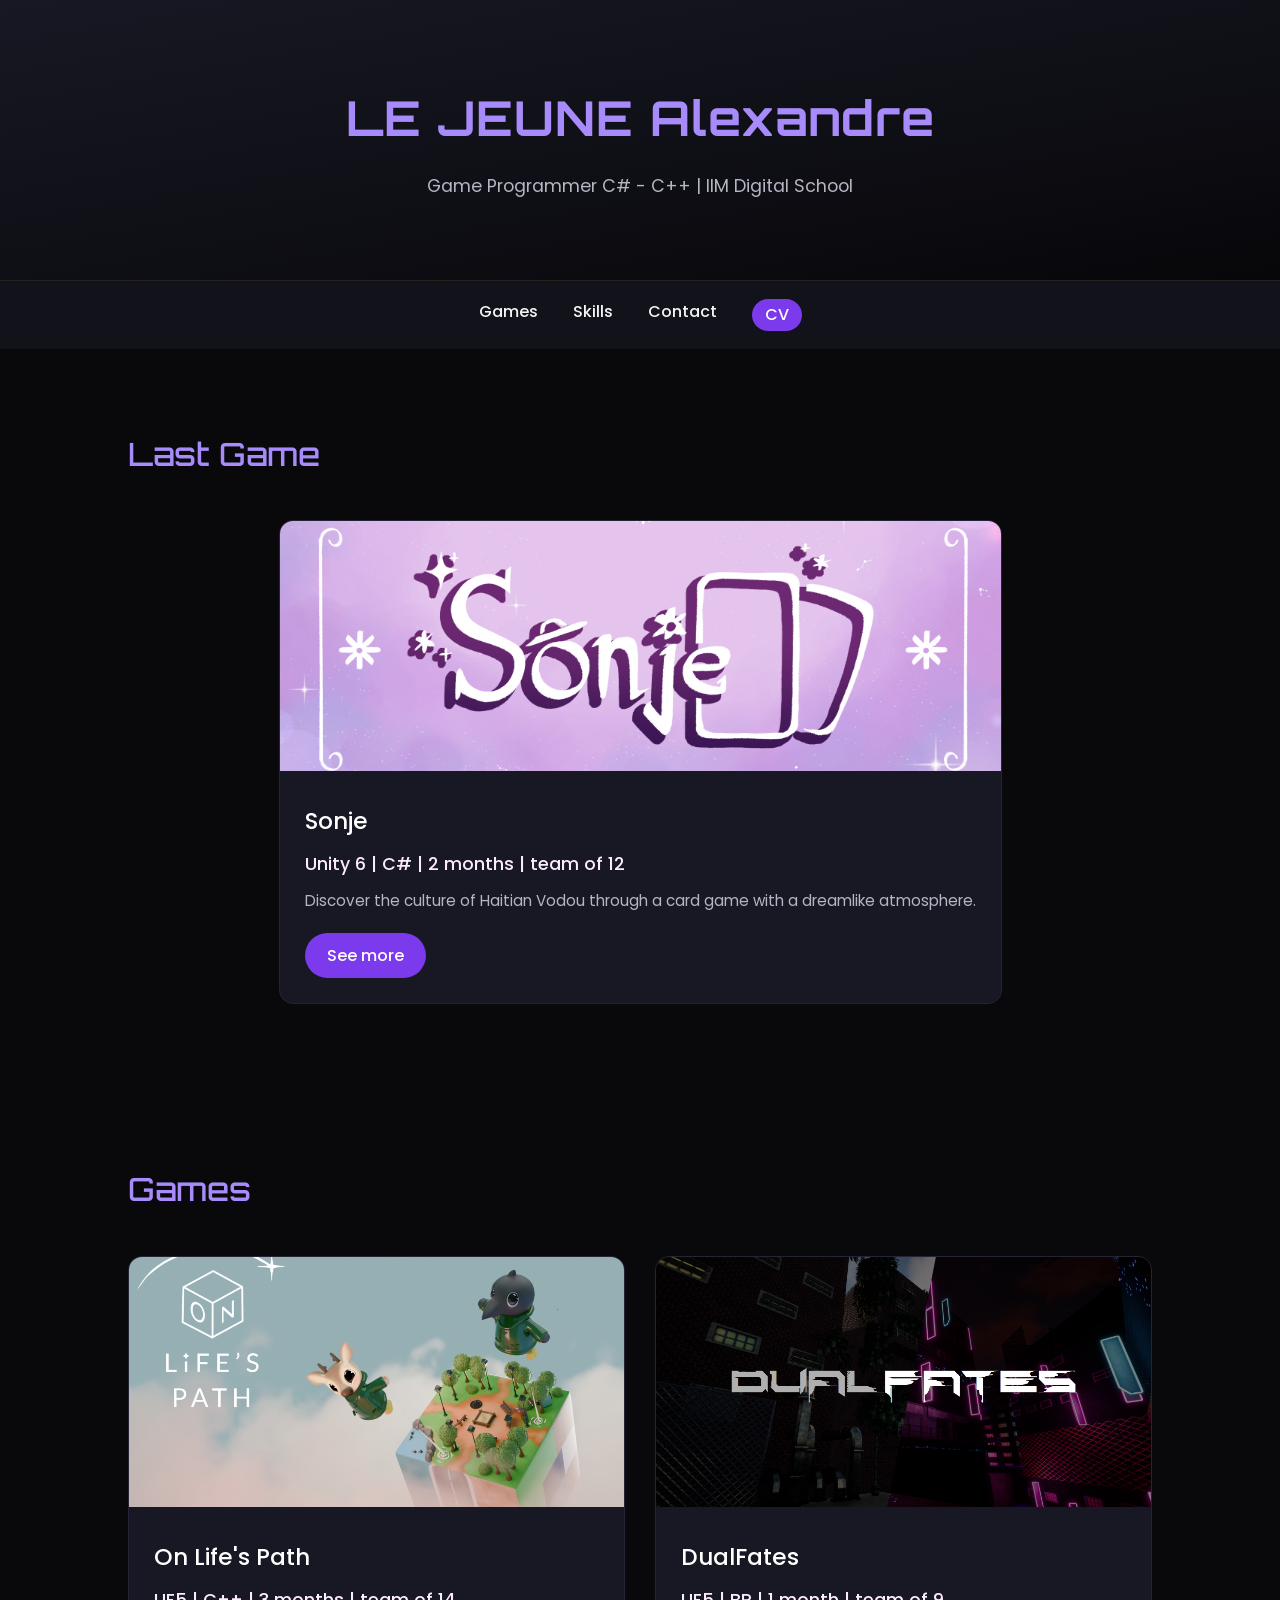
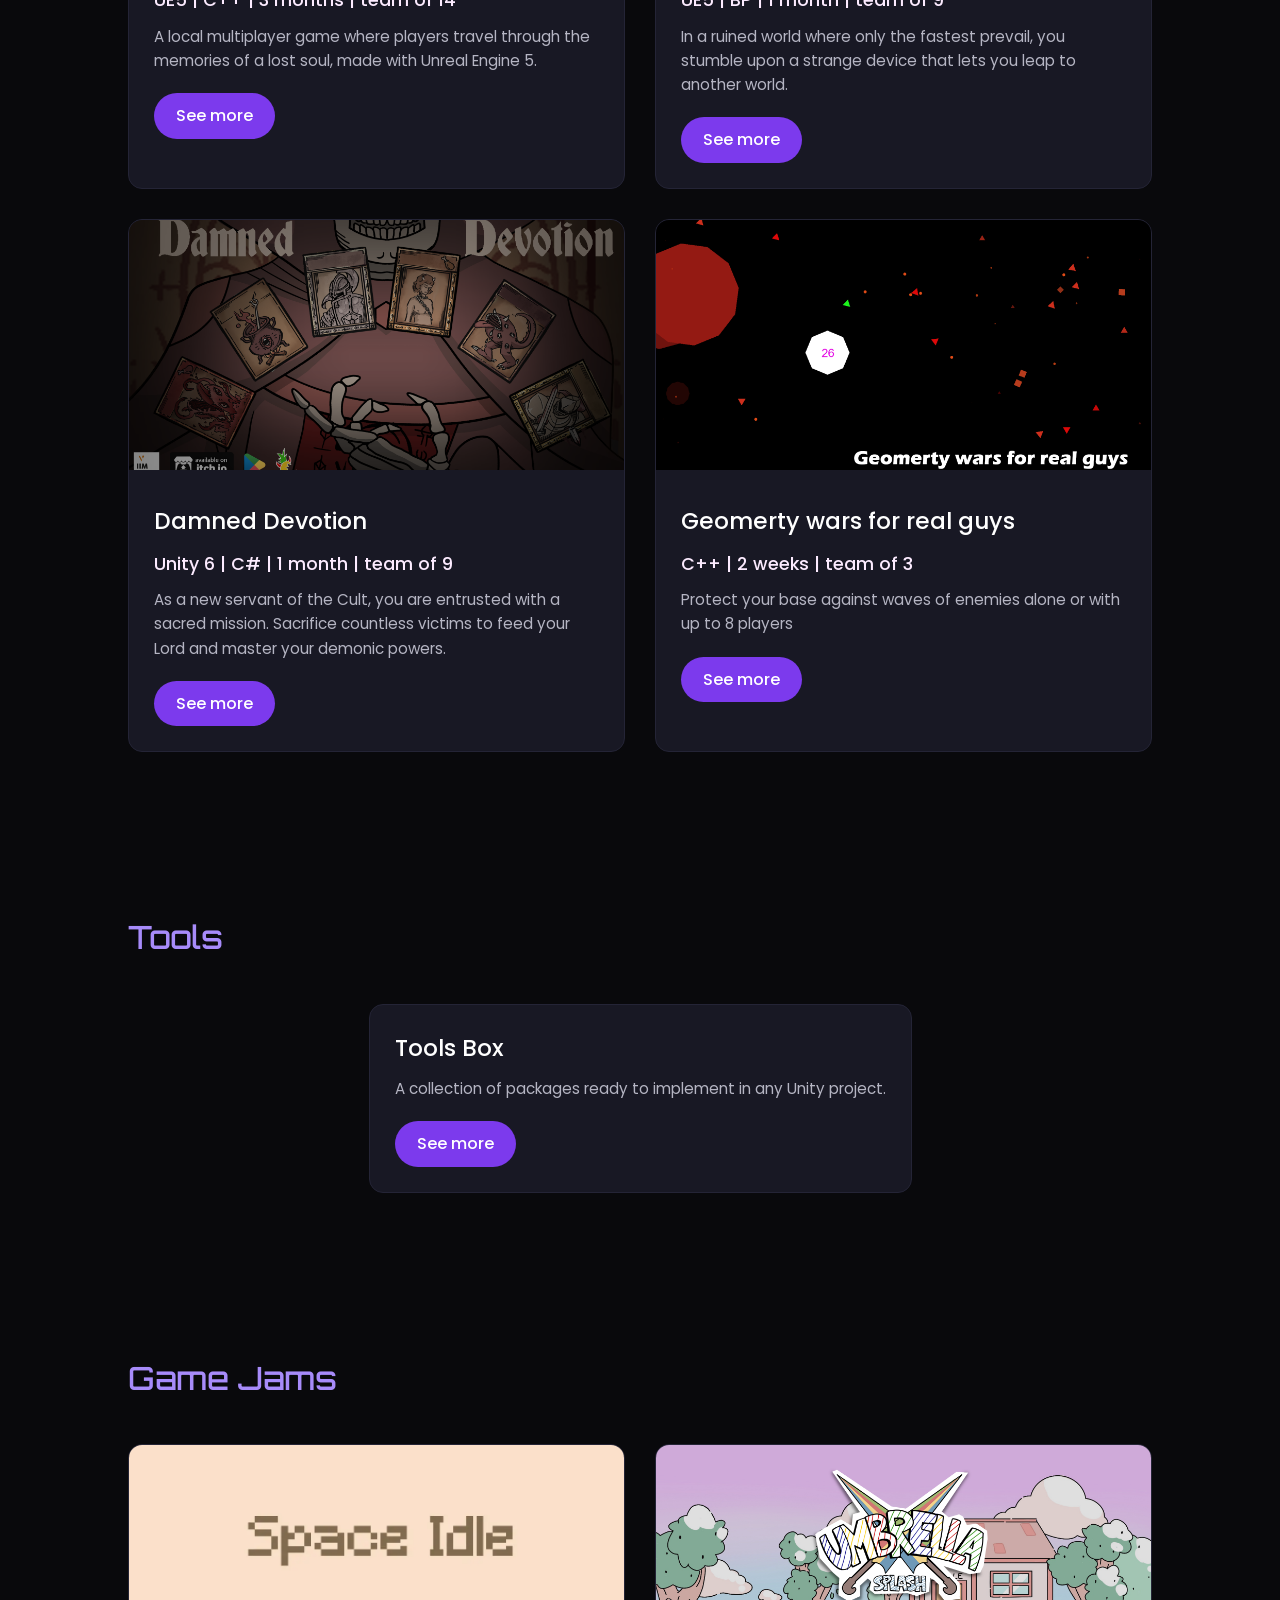
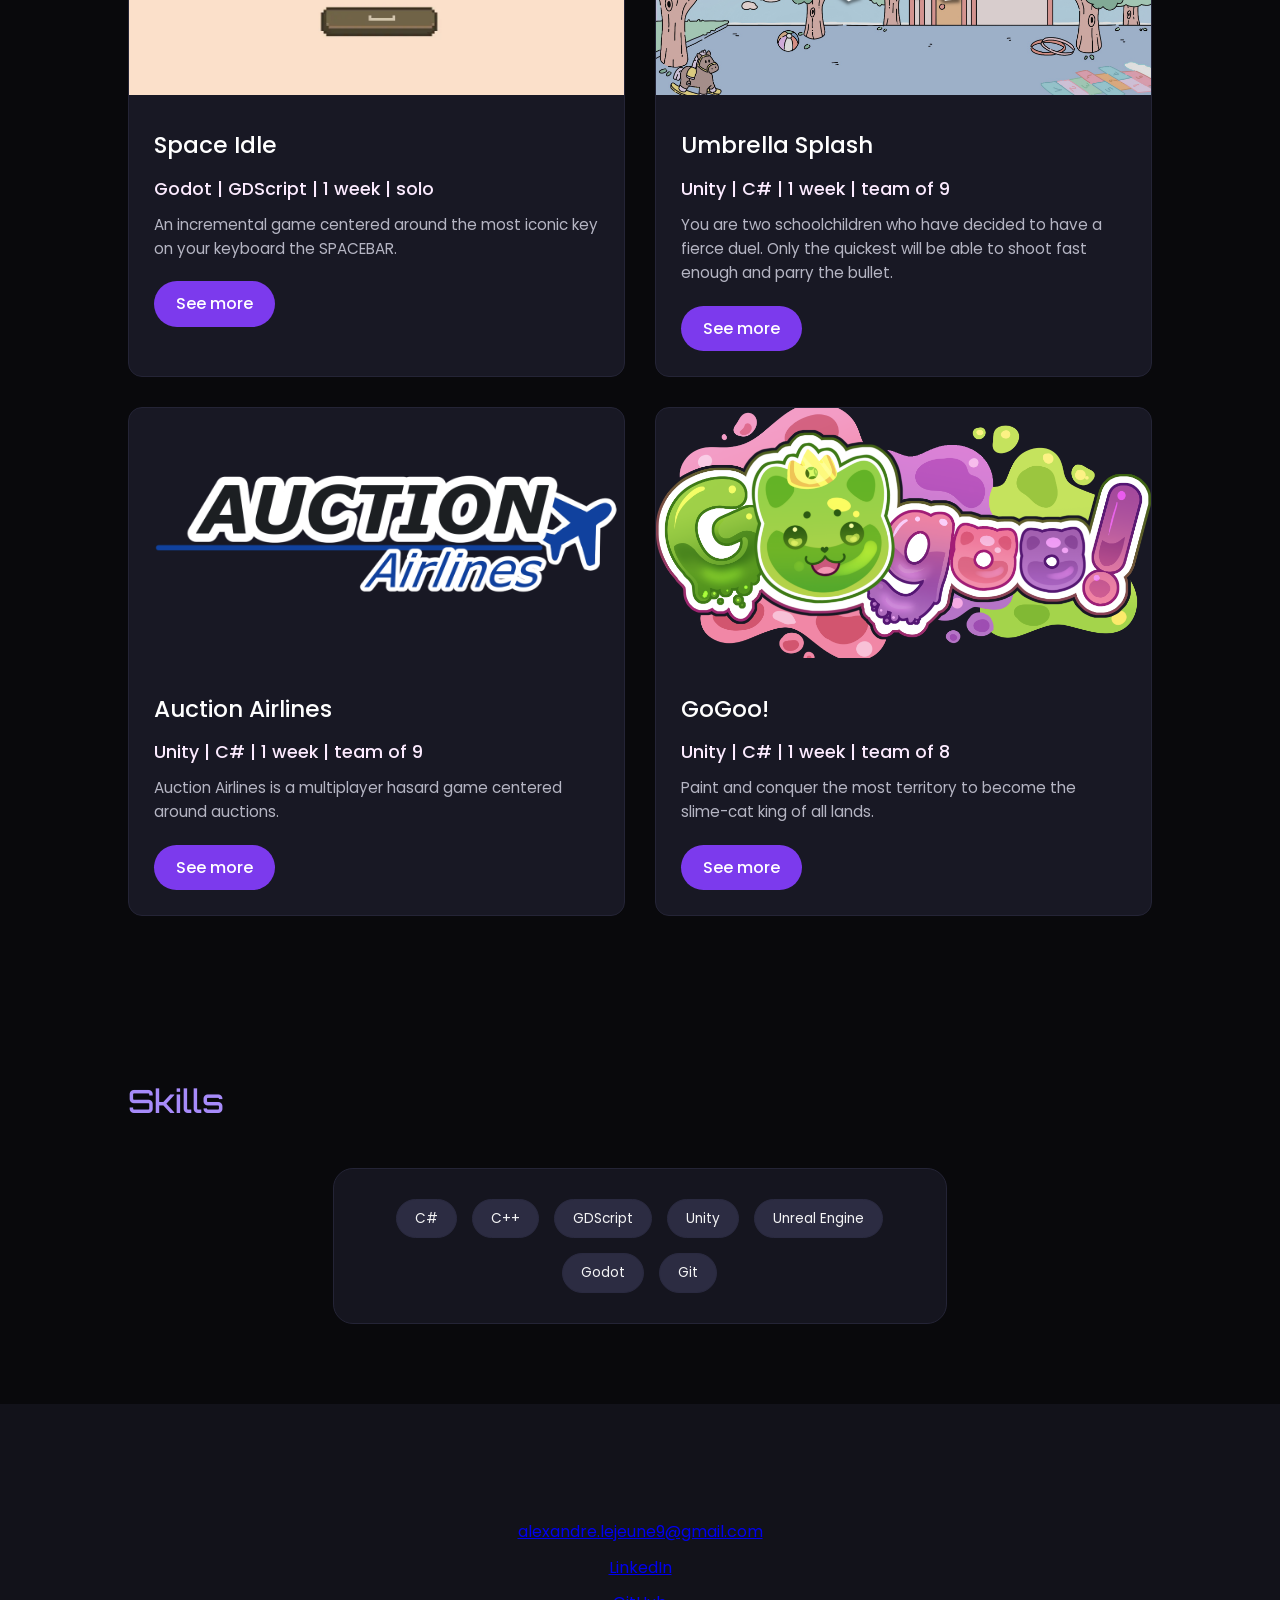
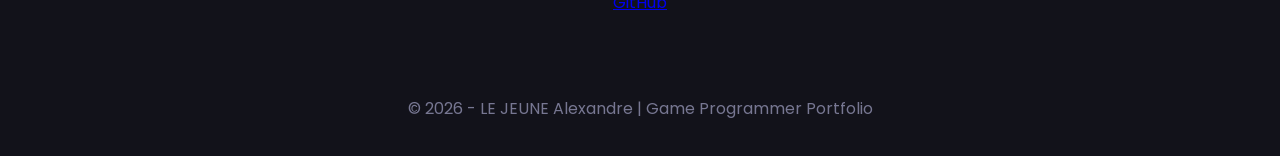
<file: index.html>
<!DOCTYPE html>
<html lang="fr">
<head>
    <meta charset="UTF-8">
    <meta name="viewport" content="width=device-width, initial-scale=1.0">
    <title>Portfolio - LE JEUNE Alexandre</title>
    <link rel="stylesheet" href="style.css">
    <link href="https://fonts.googleapis.com/css2?family=Orbitron:wght@400;700&family=Poppins:wght@300;400;600&display=swap" rel="stylesheet">
</head>
<body>

<header>
    <h1>LE JEUNE Alexandre</h1>
    <p>Game Programmer C# - C++ | IIM Digital School</p>
</header>

<nav>
    <a href="#projects">Games</a>
    <a href="#skills">Skills</a>
    <a href="#contact">Contact</a>
    <a href=".\src\img\CV\Base.pdf" class="cv" target="_blank">CV</a>
</nav>

<section id="last-projects">
    <h2>Last Game</h2>
    <div class="projects-grid">
    
        <div class="project-card">
            <img src=".\src\img\Sonje\banner.png" alt="Projet 1">
            <div class="project-content">
                <h3>Sonje</h3>
                <h4>Unity 6 | C# | 2 months | team of 12</h4>
                <p>Discover the culture of Haitian Vodou through a card game with a dreamlike atmosphere.</p>
                <a href=".\projects\Sonje\Sonje.html" class="btn">See more</a>
            </div>
        </div>
    </div>
</section>

<section id="projects">
    <h2>Games</h2>
    <div class="projects-grid">

        <div class="project-card">
            <img src=".\src\img\OnLifesPath\banner.png" alt="Projet 1">
            <div class="project-content">
                <h3>On Life's Path</h3>
                <h4>UE5 | C++ | 3 months | team of 14</h4>
                <p>A local multiplayer game where players travel through the memories of a lost soul, made with Unreal Engine 5.</p>
                <a href=".\projects\OnLifesPath\OnLifesPath.html" class="btn">See more</a>
            </div>
        </div>
        <div class="project-card">
            <img src=".\src\img\DualFates\banner.png" alt="Projet 2">
            <div class="project-content">
                <h3>DualFates</h3>
                <h4> UE5 | BP | 1 month | team of 9</h4>
                <p>In a ruined world where only the fastest prevail, you stumble upon a strange device that lets you leap to another world.</p>
                <a href="./projects/DualFates/DualFates.html" class="btn">See more</a>
            </div>
        </div>

        <div class="project-card">
            <img src=".\src\img\DamnedDevotion\banner.png" alt="Projet 2">
            <div class="project-content">
                <h3>Damned Devotion</h3>
                <h4>Unity 6 | C# | 1 month | team of 9</h4>
                <p>As a new servant of the Cult, you are entrusted with a sacred mission. Sacrifice countless victims to feed your Lord and master your demonic powers.</p>
                <a href="./projects/DamnedDevotion/DamnedDevotion.html" class="btn">See more</a>
            </div>
        </div>


        <div class="project-card">
            <img src=".\src\img\GWFRG\banner.png" alt="Projet 2">
            <div class="project-content">
                <h3>Geomerty wars for real guys</h3>
                <h4> C++ | 2 weeks | team of 3</h4>
                <p>Protect your base against waves of enemies alone or with up to 8 players</p>
                <a href="./projects/Geomerty/Geomerty.html" class="btn">See more</a>
            </div>
        </div>

    </div>
</section>

<section id="projects">
    <h2>Tools</h2>
    <div class="projects-grid">

        <div class="project-card">
            <div class="project-content">
                <h3>Tools Box</h3>
                <p>A collection of packages ready to implement in any Unity project.</p>
                <a href="./projects/ToolsBox/toolsbox.html" class="btn">See more</a>
            </div>
        </div>

    </div>
</section>

<section id="projects">
    <h2>Game Jams</h2>
    <div class="projects-grid">

        <div class="project-card">
            <img src=".\src\img\SpaceIdle\banner.webp" alt="Projet 2">
            <div class="project-content">
                <h3>Space Idle</h3>
                <h4>Godot | GDScript | 1 week | solo</h4>
                <p>An incremental game centered around the most iconic key on your keyboard the SPACEBAR.</p>
                <a href="https://ecsso.itch.io/spaceidle" class="btn" target="_blank">See more</a>
            </div>
        </div>

        <div class="project-card">
            <img src=".\src\img\UmbrellaSplash\banner.png" alt="Projet 2">
            <div class="project-content">
                <h3>Umbrella Splash</h3>
                <h4>Unity | C# | 1 week | team of 9</h4>
                <p>You are two schoolchildren who have decided to have a fierce duel. Only the quickest will be able to shoot fast enough and parry the bullet. </p>
                <a href="https://shadowsi1.itch.io/umbrella-splash" class="btn" target="_blank">See more</a>
            </div>
        </div>

         <div class="project-card">
            <img src=".\src\img\AuctionAirlines\banner.png" alt="Projet 2">
            <div class="project-content">
                <h3>Auction Airlines</h3>
                <h4>Unity | C# | 1 week | team of 9</h4>
                <p>Auction Airlines is a multiplayer hasard game centered around auctions.</p>
                <a href="https://amedemax.itch.io/team24-auction-airline" class="btn" target="_blank">See more</a>
            </div>
        </div>
        <div class="project-card">
            <img src=".\src\img\GoGoo\banner.png" alt="Projet 2" >
            <div class="project-content">
                <h3>GoGoo!</h3>
                <h4>Unity | C# | 1 week | team of 8</h4>
                <p>Paint and conquer the most territory to become the slime-cat king of all lands.</p>
                <a href="https://ferdibc.itch.io/gogoo" class="btn" target="_blank">See more</a>
            </div>
        </div>


    </div>
</section>



<section id="skills">
    <h2>Skills</h2>
    <div class="skills">
        <div class="skill">C#</div>
        <div class="skill">C++</div>
        <div class="skill">GDScript</div>
        <div class="skill">Unity</div>
        <div class="skill">Unreal Engine</div>
        <div class="skill">Godot</div>
        <div class="skill">Git</div>
    </div>
</section>

<footer>
    <section id="contact">
        <div class="contact">
            <p><a href="mailto:alexandre.lejeune9@gmail.com" target="_blank">alexandre.lejeune9@gmail.com</a></p>
            <p><a href="https://www.linkedin.com/in/alexandre-le-jeune-b14284290/" target="_blank">LinkedIn</a></p>
            <p><a href="https://github.com/Ecssooo" target="_blank">GitHub</a></p>
        </div>
    </section>
    © 2026 - LE JEUNE Alexandre | Game Programmer Portfolio
</footer>

</body>
</html>
</file>
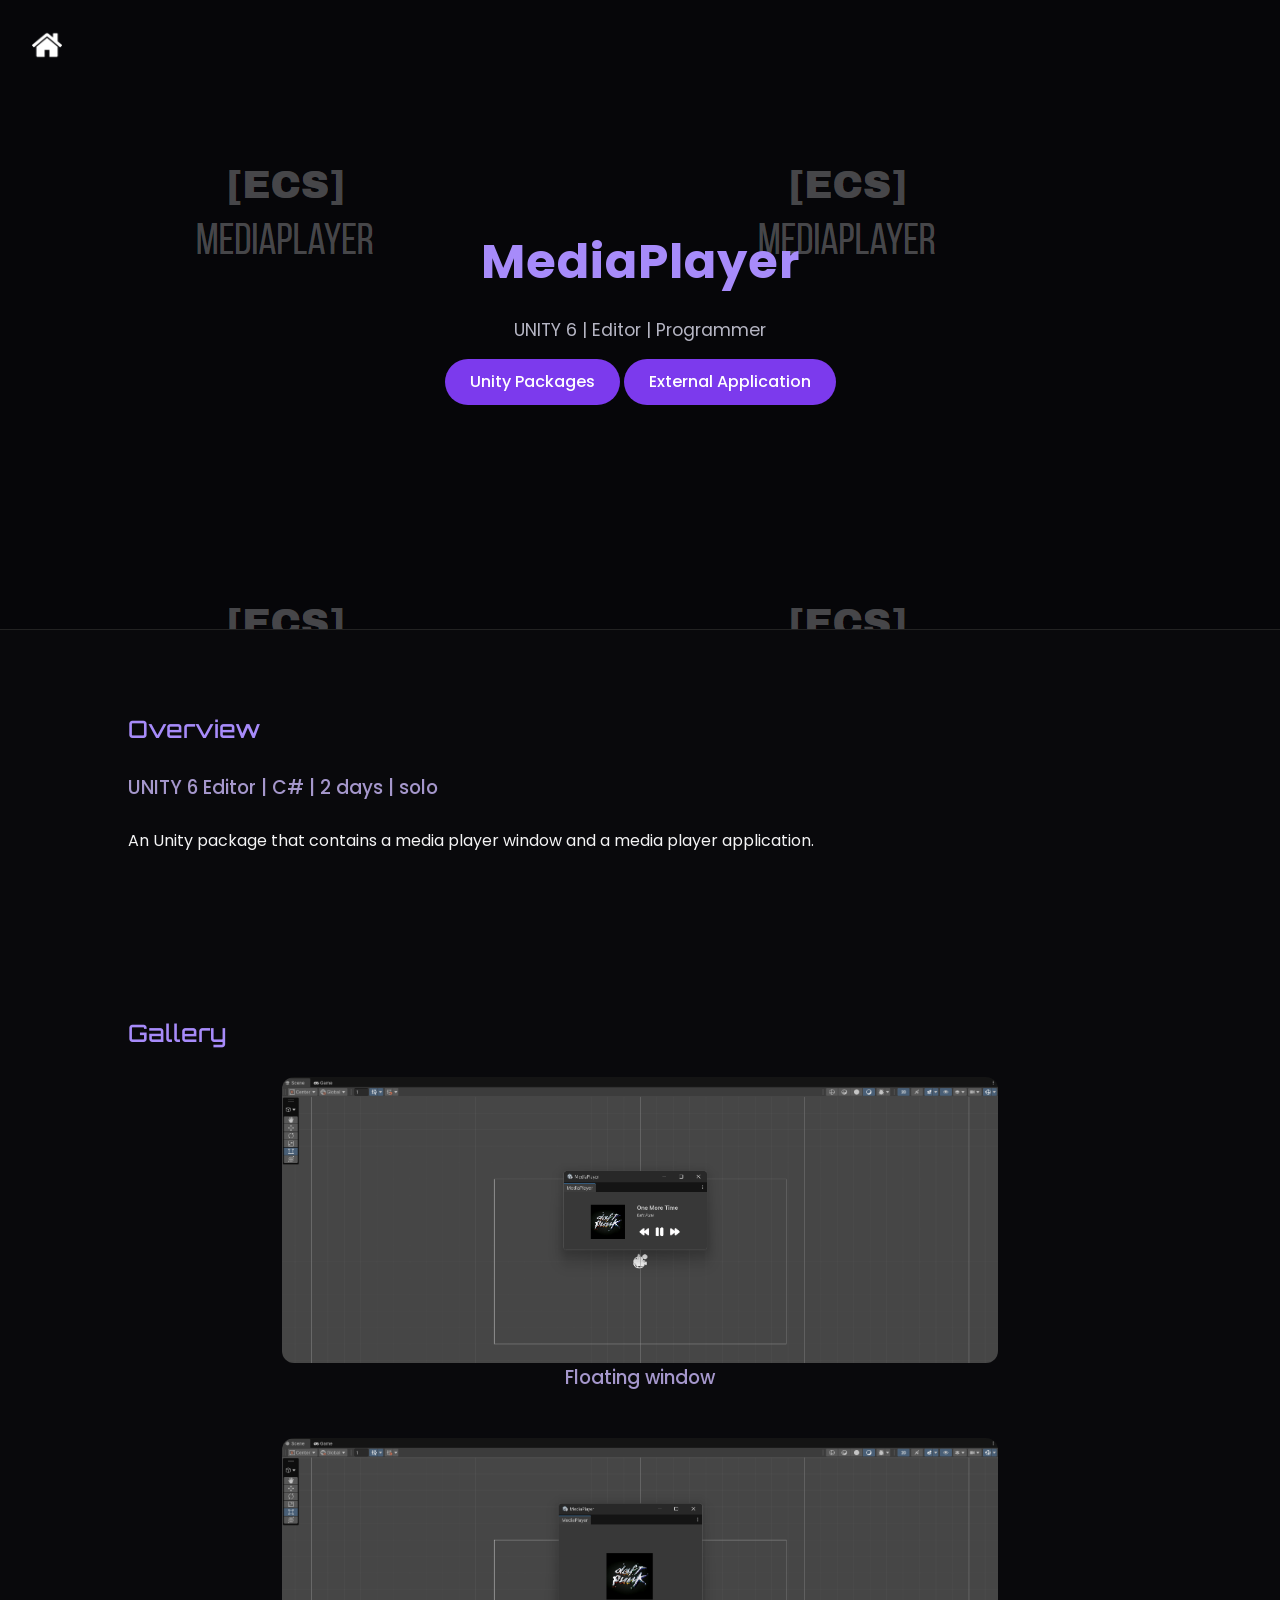
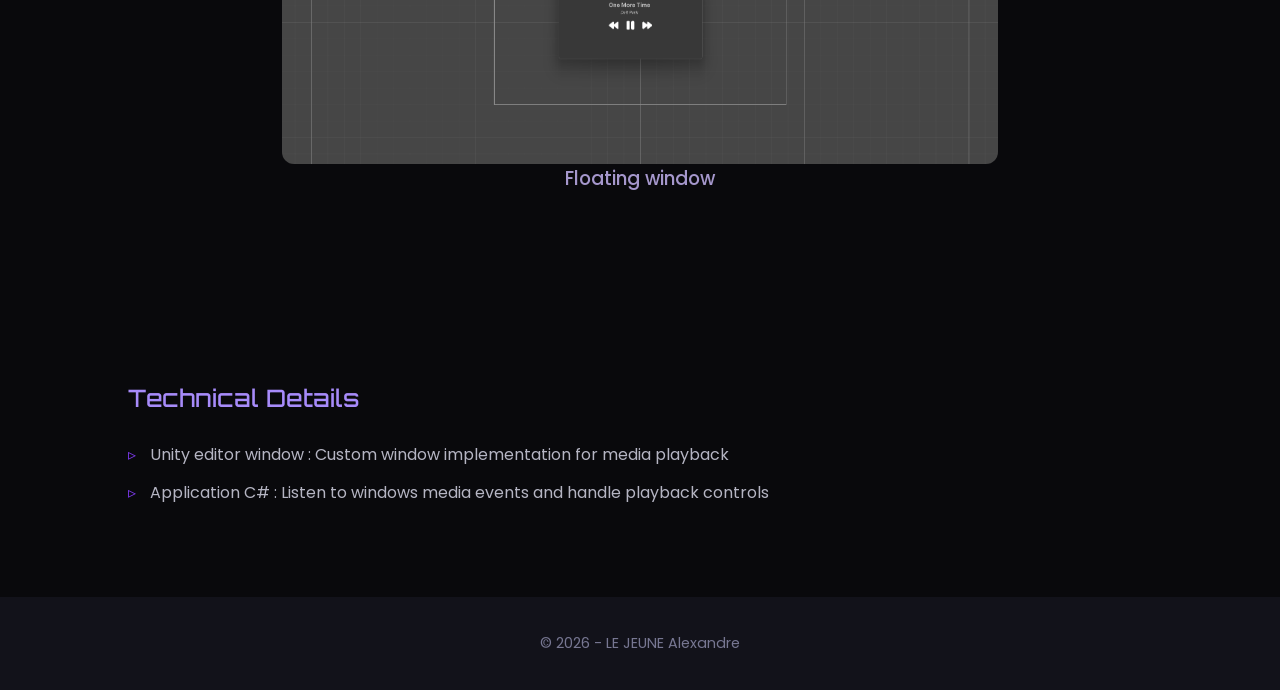
<file: projects/MediaPlayer/MediaPlayer.html>
<!DOCTYPE html>
<html lang="fr">
<head>
    <meta charset="UTF-8">
    <meta name="viewport" content="width=device-width, initial-scale=1.0">
    <title>MediaPlayer</title>
    <link rel="stylesheet" href="../../project.css">
    <link rel="stylesheet" href= "MediaPlayer.css">
    <link href="https://fonts.googleapis.com/css2?family=Orbitron:wght@400;700&family=Poppins:wght@300;400;600&display=swap" rel="stylesheet">
</head>
<body>

<header class="project-header">
    <div class="overlay"></div>
    <a href="../../index.html" class="home-btn"><img src="..\..\src\img\icons\home.png" alt="Home"></a>
    <div class="header-content">
        <h1>MediaPlayer</h1>
        <p>UNITY 6 | Editor | Programmer</p>
        <div class="project-header-links">
            <a href="https://github.com/Ecssooo/MediaPlayerUnityPackages/releases/tag/6.3_v1.0.0" class="btn">Unity Packages</a>
            <a href="https://github.com/Ecssooo/MediaPlayerApp/releases/tag/6.3_v1.1" class="btn">External Application</a>
        </div>
    </div>
</header>

<section class="project-overview">
    <h2>Overview</h2>
    <h3> UNITY 6 Editor | C# | 2 days | solo </h3>
    <p>
        An Unity package that contains a media player window and a media player application. 
    </p>
</section>

<section class="project-gallery">
    <h2>Gallery</h2>
    <div class="gallery-grid">
        <div class="gallery-item">
            <img src="..\..\src\img\MediaPlayer\WindowFloatingHorizontal.png" alt="Screenshot 1">
            <h3>Floating window</h3>
        </div>
        <div class="gallery-item">
            <img src="..\..\src\img\MediaPlayer\WindowFloatingVertical.png" alt="Screenshot 1">
            <h3>Floating window</h3>
        </div>
    </div>
</section>

<section class="project-details">
    <h2>Technical Details</h2>
    <ul>
        <li>Unity editor window : Custom window implementation for media playback</li>
        <li>Application C# : Listen to windows media events and handle playback controls</li>
    </ul>
</section>

<footer>
    <p>© 2026 - LE JEUNE Alexandre</p>
</footer>

</body>
</html>
</file>
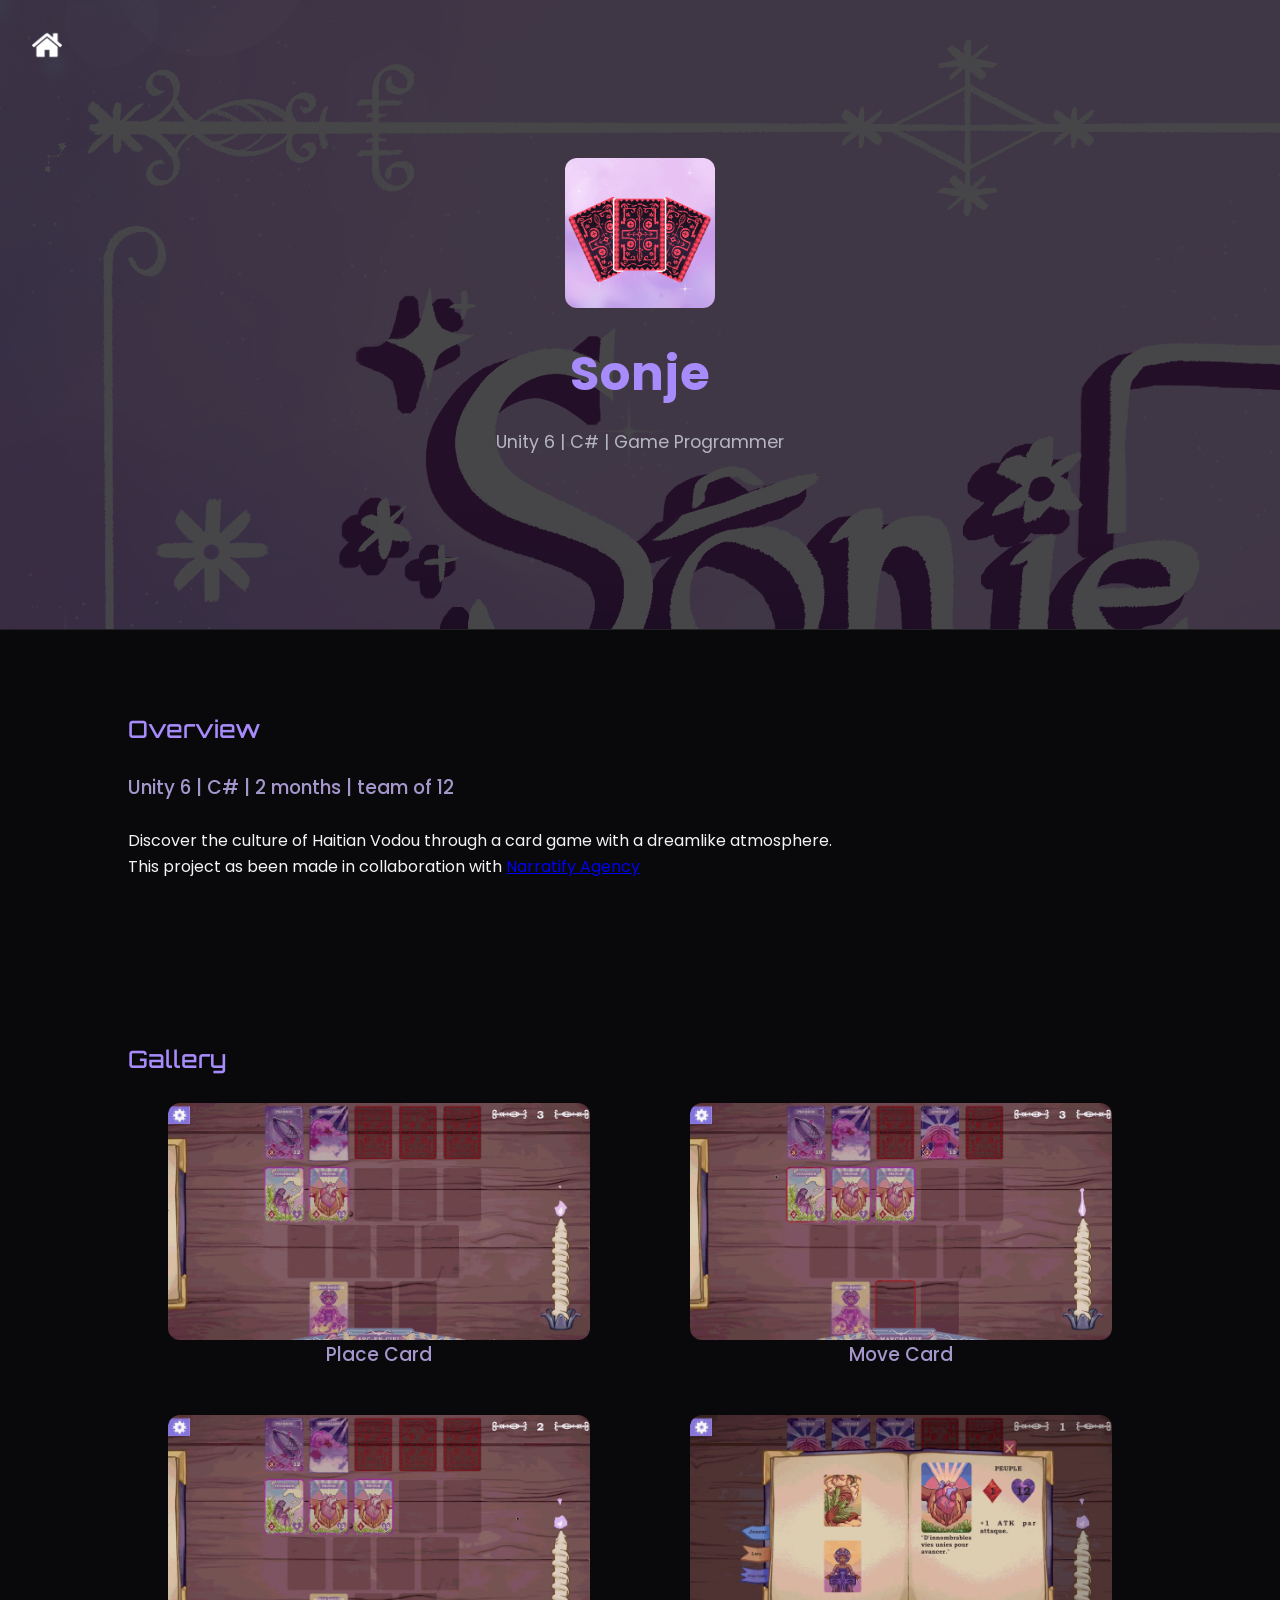
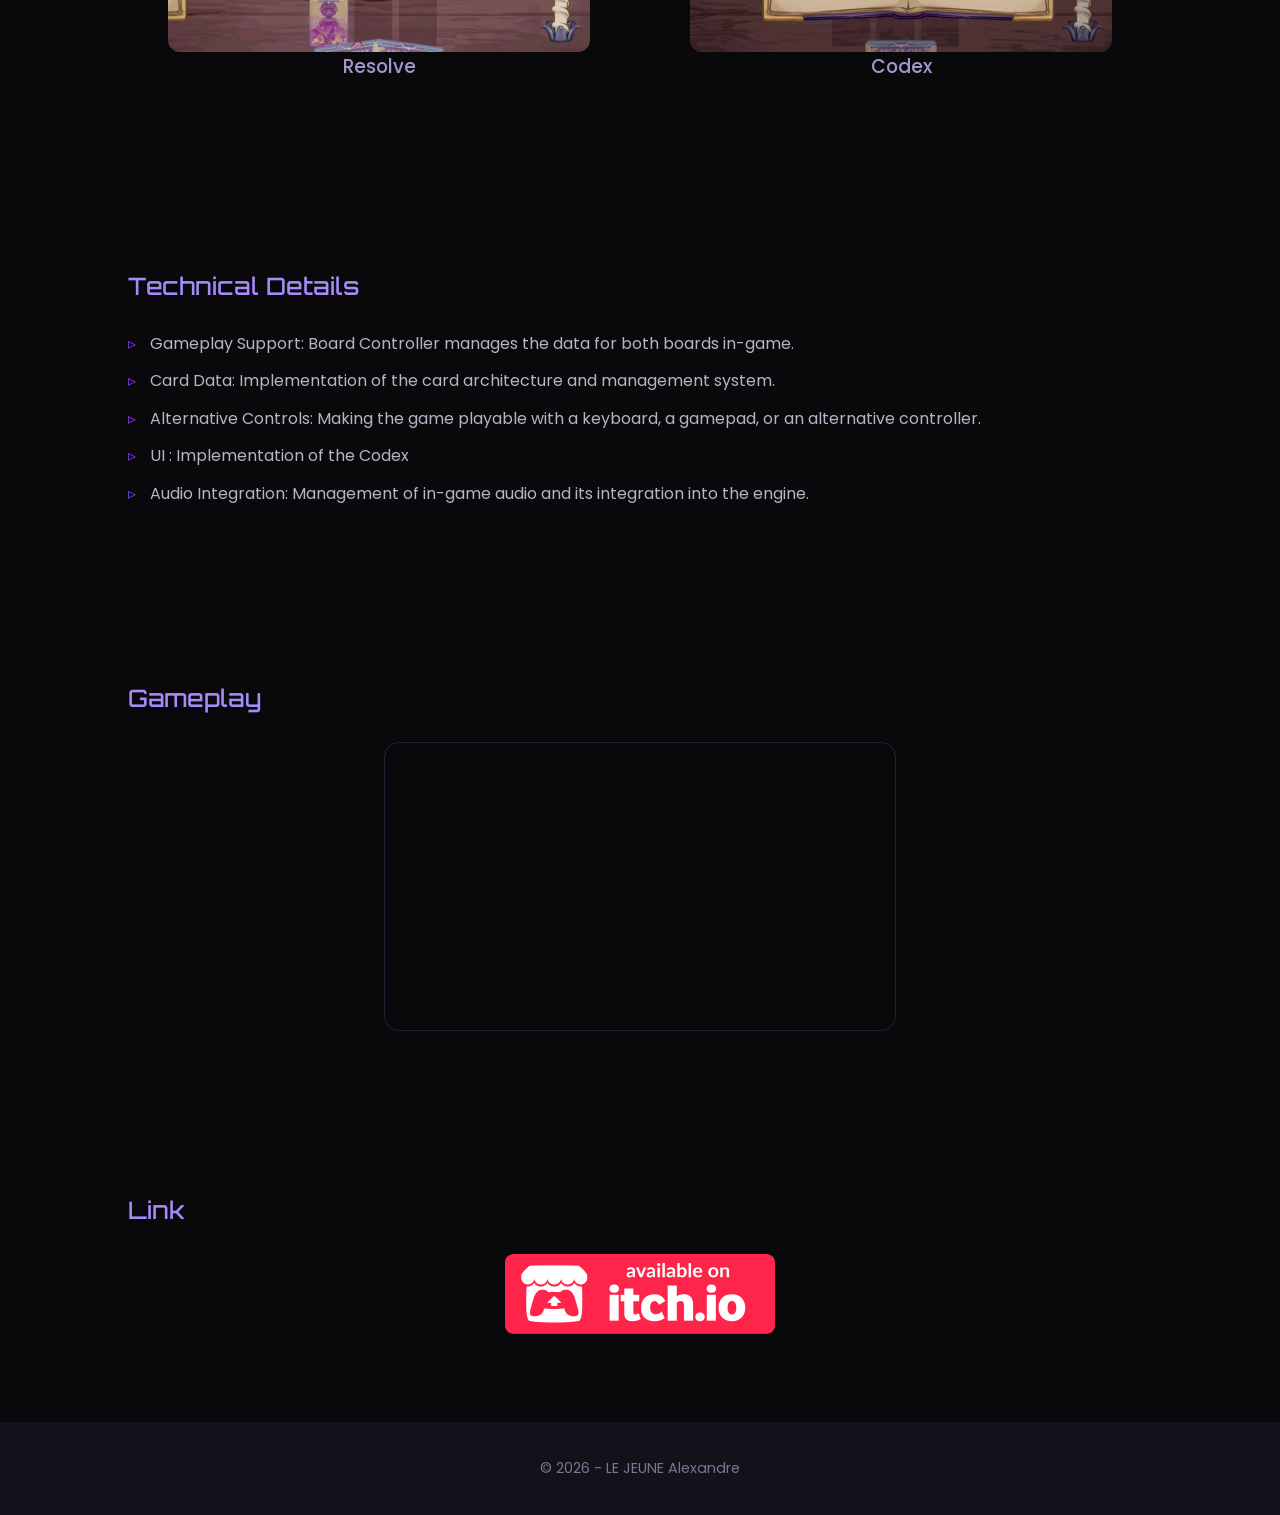
<file: projects/Sonje/Sonje.html>
<!DOCTYPE html>
<html lang="fr">
<head>
    <meta charset="UTF-8">
    <meta name="viewport" content="width=device-width, initial-scale=1.0">
    <title>Sonje</title>
    <link rel="icon" type="image/jpeg" href="../../src/img/Sonje/icon.jpg">
    <link rel="stylesheet" href="../../project.css">
    <link rel="stylesheet" href="Sonje.css">
    <link href="https://fonts.googleapis.com/css2?family=Orbitron:wght@400;700&family=Poppins:wght@300;400;600&display=swap" rel="stylesheet">
</head>
<body>

<header class="project-header">
    <div class="overlay"></div>
    <a href="../../index.html" class="home-btn"><img src="..\..\src\img\icons\home.png" alt="Home"></a>

    <div class="header-content">
        <img src="..\..\src\img\Sonje\icon.jpg" alt="Sonje Banner" class="project-banner">
        <h1>Sonje</h1>
        <p>Unity 6 | C# | Game Programmer</p>
    
    </div>
</header>

<section class="project-overview">
    <h2>Overview</h2>
    <h3> Unity 6 | C# | 2 months | team of 12 </h3>
    <p>
        Discover the culture of Haitian Vodou through a card game with a dreamlike atmosphere.
    </p>
    <p>
        This project as been made in collaboration with <a href="https://www.linkedin.com/company/narratify-agency/?originalSubdomain=fr" target="_blank">Narratify Agency</a>
    </p>
</section>

<section class="project-gallery">
    <h2>Gallery</h2>
    <div class="gallery-grid">
        <div class="gallery-item">
            <img src="..\..\src\img\Sonje\Place_Card.webp" alt="Screenshot 1">
            <h3>Place Card</h3>
        </div>
        <div class="gallery-item">
            <img src="..\..\src\img\Sonje\Move_Card.webp" alt="Screenshot 1">
            <h3>Move Card</h3>
        </div>
        <div class="gallery-item">
            <img src="..\..\src\img\Sonje\Resolve.webp" alt="Screenshot 1">
            <h3>Resolve</h3>
        </div>
        <div class="gallery-item">
            <img src="..\..\src\img\Sonje\Codex.webp" alt="Screenshot 1">
            <h3>Codex</h3>
        </div>
        </div>
    </div>
</section>

<section class="project-details">
    <h2>Technical Details</h2>
    <ul>
        <li>Gameplay Support: Board Controller manages the data for both boards in-game.</li>
        <li>Card Data: Implementation of the card architecture and management system.</li>
        <li>Alternative Controls: Making the game playable with a keyboard, a gamepad, or an alternative controller.</li>
        <li>UI : Implementation of the Codex</li>
        <li>Audio Integration: Management of in-game audio and its integration into the engine.</li>
    </ul>
</section>

<section class="project-video">
    <h2>Gameplay</h2>
    <div class="video-container-center">
        <div class="video-container">
            <iframe src="https://www.youtube.com/embed/eiWiCZDdvx8?si=lWA6-cqsgQPbjsM1" title="YouTube video player" frameborder="0" allow="accelerometer; autoplay; clipboard-write; encrypted-media; gyroscope; picture-in-picture; web-share" referrerpolicy="strict-origin-when-cross-origin" allowfullscreen></iframe>
        </div>
    </div>
</section>
<section class="project-link">
    <h2>Link</h2>
    <div class="link-container">
        <a href="https://oneblack74.itch.io/sonje">
            <img src="..\..\src\img\icons\itch.png" alt="itchio">
        </a>
    </div>
</section>
<footer>
    <p>© 2026 - LE JEUNE Alexandre</p>
</footer>

</body>
</html>
</file>
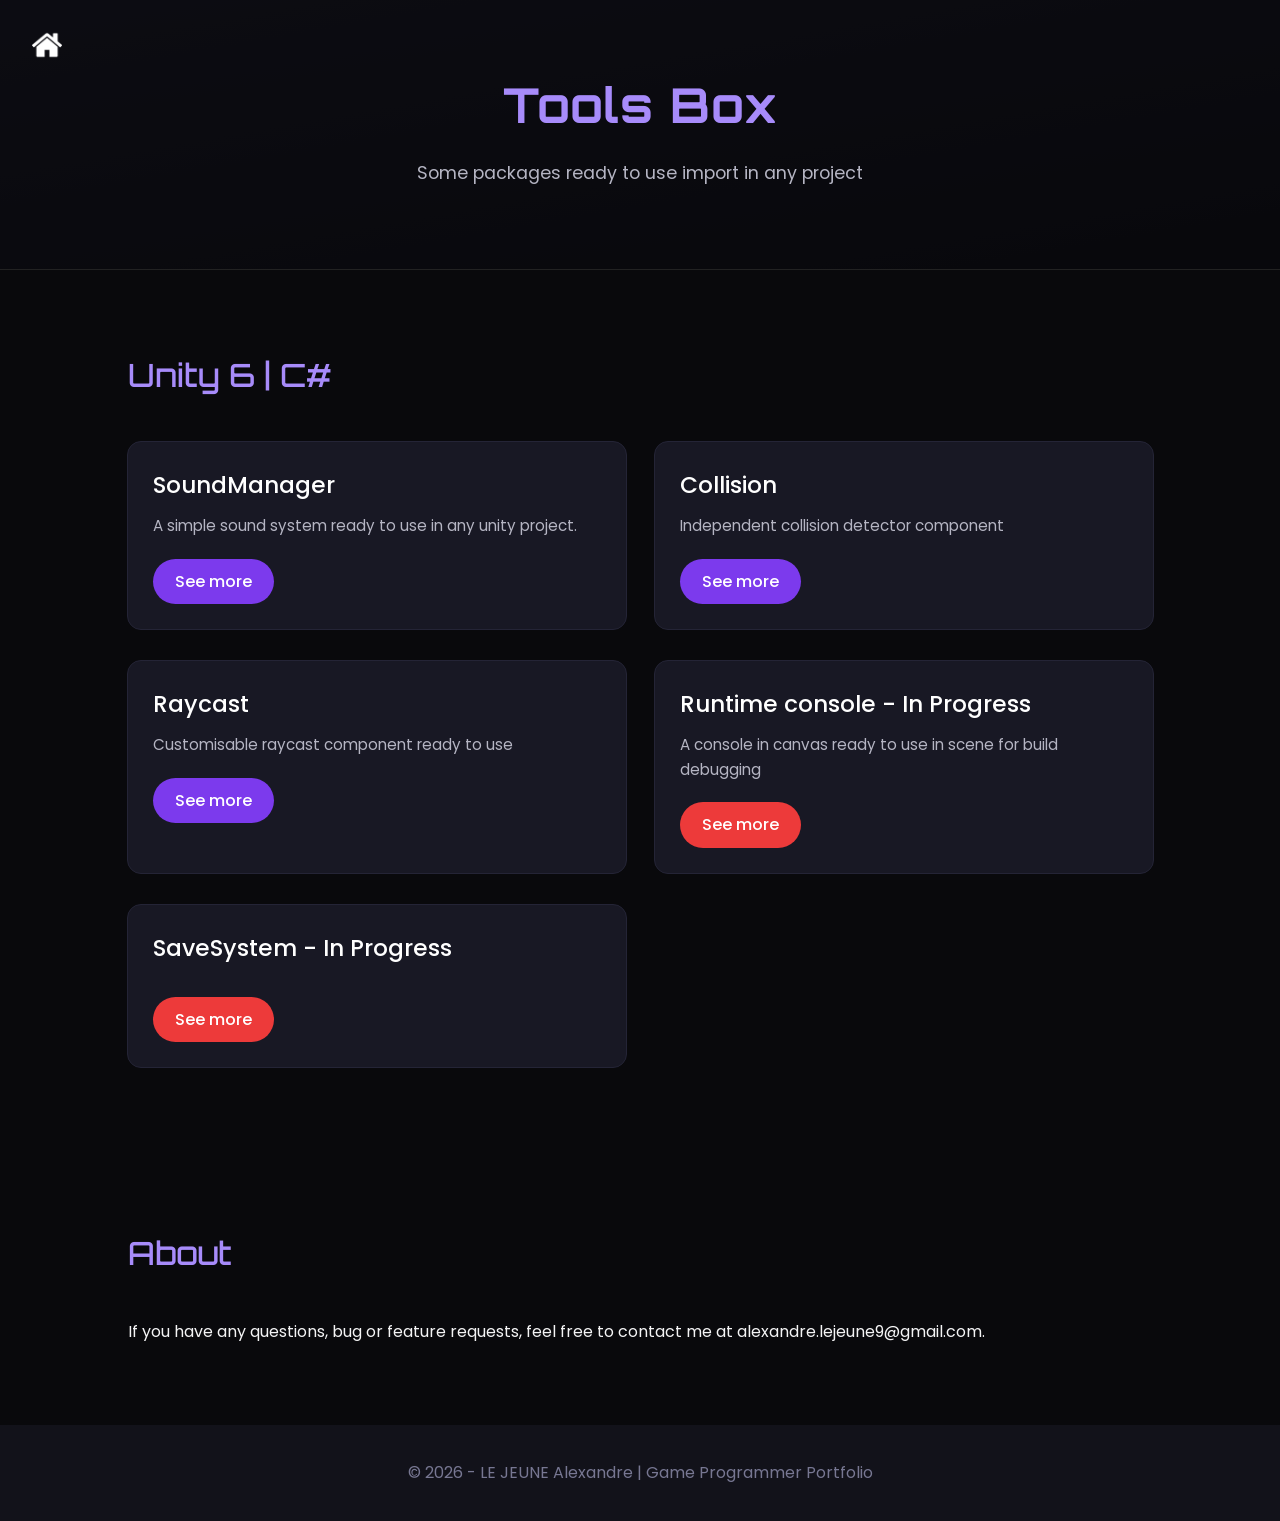
<file: projects/ToolsBox/toolsbox.html>
<!DOCTYPE html>
<html lang="fr">
<head>
    <meta charset="UTF-8">
    <meta name="viewport" content="width=device-width, initial-scale=1.0">
    <title>ToolsBox</title>
    <link rel="stylesheet" href="../../style.css">
    <link rel="stylesheet" href="toolsbox.css">
    <link href="https://fonts.googleapis.com/css2?family=Orbitron:wght@400;700&family=Poppins:wght@300;400;600&display=swap" rel="stylesheet">
</head>
<body>

<header class="project-header">
    <div class="overlay"></div>
    <a href="../../index.html" class="home-btn"><img src="..\..\src\img\icons\home.png" alt="Home"></a>

    <div class="header-content">
        <h1>Tools Box</h1>
        <p>Some packages ready to use import in any project</p>
    </div>
</header>

<section id="projects">
    <h2>Unity 6 | C# </h2>
    <div class="projects-grid">

        <div class="project-card">
            <div class="project-content">
                <h3>SoundManager</h3>
                <p>A simple sound system ready to use in any unity project.</p>
                <a href=".\SoundManager\SoundManager.html" class="btn">See more</a>
            </div>
        </div>

        <div class="project-card">
            <div class="project-content">
                <h3>Collision</h3>
                <p>Independent collision detector component</p>
                <a href=".\Collision\collision.html" class="btn">See more</a>
            </div>
        </div>

        <div class="project-card">
            <div class="project-content">
                <h3>Raycast</h3>
                <p>Customisable raycast component ready to use</p>
                <a href="./Raycast/raycast.html" class="btn">See more</a>
            </div>
        </div>

        <div class="project-card">
            <div class="project-content">
                <h3>Runtime console - In Progress</h3>
                <p>A console in canvas ready to use in scene for build debugging</p>
                <a href="" class="btn disabled">See more</a>
            </div>
        </div>
        
        <div class="project-card">
            <div class="project-content">
                <h3>SaveSystem - In Progress</h3>
                <p></p>
                <a href="" class="btn disabled">See more</a>
            </div>
        </div>
    </div>
</section>

<section id="about">
    <h2>About</h2>
    <p>If you have any questions, bug or feature requests, feel free to contact me at alexandre.lejeune9@gmail.com.</p>
</section>




<footer>
    © 2026 - LE JEUNE Alexandre | Game Programmer Portfolio
</footer>

</body>
</html>
</file>
<file: style.css>
* {
    margin: 0;
    padding: 0;
    box-sizing: border-box;
}

body {
    font-family: 'Poppins', sans-serif;
    background: #09090c;
    color: #f4f4f5;
    line-height: 1.6;
}

/* ===== HEADER ===== */

header {
    background: linear-gradient(170deg, #181824, #07070a);
    padding: 80px 20px;
    text-align: center;
    border-bottom: 1px solid #222;
}

header h1 {
    font-family: 'Orbitron', sans-serif;
    font-size: 3rem;
    color: #a78bfa;
    letter-spacing: 1px;
}

header p {
    margin-top: 15px;
    font-size: 1.1rem;
    color: #b5b5c3;
}

/* ===== NAVIGATION ===== */

nav {
    display: flex;
    justify-content: center;
    gap: 35px;
    padding: 18px;
    background: #12121a;
}

nav a {
    text-decoration: none;
    color: #f4f4f5;
    font-weight: 500;
    transition: 0.3s ease;
}

nav a:hover {
    color: #a78bfa;
}

nav a.cv {
    background: #7c3aed;
    color: #ffffff;
    padding: 3px 13px;
    border-radius: 25px;
    transition: 0.3s ease;
}

nav a.cv:hover {
    background: #a78bfa;
    color: #09090c;
}

/* ===== SECTIONS ===== */

section {
    padding: 80px 10%;
}

h2 {
    font-family: 'Orbitron', sans-serif;
    margin-bottom: 40px;
    color: #a78bfa;
    font-size: 2rem;
    font-weight: 500;
}

/* ===== PROJECTS ===== */

.projects-grid {
    display: grid;
    grid-template-columns: repeat(auto-fit, minmax(400px, 1fr));
    gap: 30px;
    justify-items: center;
}

.project-card {
    background: #181824;
    border-radius: 14px;
    overflow: hidden;
    border: 1px solid #242436;
    transition: transform 0.3s ease, border 0.3s ease;
    max-width: 800px;
}

.project-card:hover {
    transform: translateY(-6px);
    border: 1px solid #7c3aed;
}

.project-card img {
    width: 100%;
    height: 250px;
    object-fit: cover;
    filter: grayscale(15%);
}

.project-content {
    padding: 25px;
}

.project-content h3 {
    margin-bottom: 10px;
    color: #ffffff;
    font-weight: 500;
    font-size: 1.45rem;
}

.project-content h4 {
    margin-bottom: 10px;
    color: #fcebff;
    font-weight: 500;
    font-size: 1.1rem;
}


.project-content p {
    font-size: 0.95rem;
    color: #b5b5c3;
}


.last-projects {
    display: flex;
    flex-direction: column;
    gap: 15px;
}

.contact{
    display: flex;
    flex-direction: column;
    gap: 10px;
    justify-content: center;
}
/* ===== SKILLS ===== */

.skills {
    display: flex;
    flex-wrap: wrap;
    gap: 15px;
    justify-content: center;
    align-items: center;
    background: #15151f;
    padding: 30px 40px;
    border-radius: 20px;
    border: 1px solid #242436;
    max-width: 60%;
    margin: 0 auto;
}

.skill {
    background: #2c2c42;
    padding: 8px 18px;
    border-radius: 20px;
    border: 1px solid #2a2a40;
    font-size: 0.85rem;
    transition: 0.3s ease;
}

.skill:hover {
    border: 1px solid #7c3aed;
    color: #ffffff;
}

/* ===== BUTTON ===== */

.btn {
    display: inline-block;
    margin-top: 20px;
    padding: 10px 22px;
    background: #7c3aed;
    color: #ffffff;
    border-radius: 25px;
    text-decoration: none;
    font-weight: 500;
    transition: 0.3s ease;
}

.btn:hover {
    background: #a78bfa;
    color: #0f0f14;
}

/* ===== FOOTER ===== */

footer {
    text-align: center;
    padding: 35px;
    background: #12121a;
    font-size: 1.0rem;
    color: #777792;
}

/* ===== Responsive ===== */

@media (max-width: 500px) {
    .projects-grid {
    display: grid;
    grid-template-columns: repeat(auto-fit, minmax(200px, 1fr));
    gap: 30px;
    justify-items: center;
    }

    .project-card img {
        height: 100px;
    }

    .project-card h3{
        font-size: 1.3rem;
    }

    .project-card h4{
        font-size: 0.85rem;
    }

}
</file>
<file: project.css>
* {
    margin: 0;
    padding: 0;
    box-sizing: border-box;
}

body {
    font-family: 'Poppins', sans-serif;
    background: #09090c;
    color: #f4f4f5;
    line-height: 1.6;
}

h2 {
    font-family: 'Orbitron', sans-serif;
    margin-bottom: 25px;
    color: #a78bfa;
    font-weight: 500;
}

h3 {
    margin-bottom: 25px;
    color: #a597cc;
    font-weight: 500;
}


section {
    padding: 80px 10%;
}

/* ===== HEADER HERO ===== */

.project-header {
    position: relative;
    height: 70vh;
    background-image: url("../../src/img/DamnedDevotion/banner.png");
    display: flex;
    justify-content: center;
    align-items: center;
    text-align: center;
    border-bottom: 1px solid #222;
}

.overlay {
    position: absolute;
    inset: 0;
    background: rgba(9, 9, 12, 0.75);
}

.header-content {
    position: relative;
    z-index: 2;
}

.project-header h1 {
    font-size: 3rem;
    color: #a78bfa;
    letter-spacing: 1px;
}

.project-header p {
    margin: 15px 0;
    font-size: 1.1rem;
    color: #b5b5c3;
}

.project-header img.project-banner {
    width: 150px;
    margin-bottom: 20px;
    border-radius: 12px;
}

.home-btn {
    position: absolute;
    top: 20px;
    left: 20px;
    color: #ffffff;
    padding: 10px 12px 6px 12px;
    border-radius: 25px;
    text-decoration: none;
    transition: 0.3s ease;
}

.home-btn:hover {
    background: #7c3aed;
}

.home-btn img {
    width: 30px;
    height: 30px;
}

/* ===== BUTTON ===== */

.btn {
    display: inline-block;
    padding: 10px 25px;
    background: #7c3aed;
    color: #ffffff;
    border-radius: 25px;
    text-decoration: none;
    font-weight: 500;
    transition: 0.3s ease;
}

.btn:hover {
    background: #a78bfa;
    color: #09090c;
}

/* ===== GALLERY ===== */

.gallery-grid {
    display: grid;
    grid-template-columns: repeat(auto-fit, minmax(250px, 1fr));
    gap: 20px;
    justify-items: center;
}

.gallery-grid img {
    width: 70%;
    border-radius: 12px;
    transition: transform 0.3s ease, filter 0.3s ease;
    filter: grayscale(15%);
}

.gallery-grid img:hover {
    transform: scale(1.03);
    filter: grayscale(0%);
}

/* ===== PROJECT DETAILS ===== */

.project-details ul {
    list-style: none;
}

.project-details li {
    margin-bottom: 12px;
    padding-left: 22px;
    position: relative;
    color: #b5b5c3;
}

.project-details li::before {
    content: "▹";
    position: absolute;
    left: 0;
    color: #7c3aed;
}

/* ===== VIDEO ===== */

.video-container {
    position: relative;
    display: flex;
    align-items: center;
    justify-content: center;
    padding: 0; /* border will hug the iframe */
    width: 50%;
    border-radius: 15px;
    border: 1px solid #242436;
}

.video-container iframe {
    width: 100%;
    max-width: 900px; /* constrain large screens */
    aspect-ratio: 16 / 9;
    border-radius: 12px;
    display: block;
}

.video-container-center {
    display: flex;
    justify-content: center;
    align-items: center;
    width: 100%;
}
    
.link-container{
    display: flex;
    gap: 20px;
    justify-content: center;
}

/* ===== FOOTER ===== */

footer {
    text-align: center;
    padding: 35px;
    background: #12121a;
    font-size: 0.9rem;
    color: #777792;
}


/* responsive */

@media (max-width: 500px) {
    .project-header {
        position: relative;
        height: 60vh;
        background-image: url();
        background-color: #12121a;
        display: flex;
        justify-content: center;
        align-items: center;
        text-align: center;
        border-bottom: 1px solid #222;
    }

    .project-header h1 {
        font-size: 1.5rem;
        color: #a78bfa;
        letter-spacing: 1px;
    }

    .project-header p {
        margin: 15px 0;
        font-size: 0.85rem;
        color: #b5b5c3;
    }


    /* btn */
    .btn {
        display: inline-block;
        padding: 6px 19px;
        background: #7c3aed;
        color: #ffffff;
        border-radius: 25px;
        text-decoration: none;
        font-weight: 400;
        font-size: 0.85rem;
        transition: 0.3s ease;
    }

    .btn:hover {
        background: #a78bfa;
        color: #09090c;
    }


    .link-container{
        display: flex;
        flex-direction: column;
        gap: 20px;
        justify-content: center;   
    }

    .link-container img{
        width: 80%;
    }

    .project-gallery {
        justify-content: center;
        padding: 0px 0px 0px 0px;
    }

    .project-gallery h2 {
        text-align: center;
    }

    .project-overview {
        text-align: center;
    }

    .project-details {
        text-align: center;
    }
}
</file>
<file: projects/MediaPlayer/MediaPlayer.css>
.project-header{
    background-image : url(../../src/img/MediaPlayer/banner.png)
}

.gallery-grid {
    grid-template-columns: repeat(auto-fit, minmax(600px, 1fr));
}

.gallery-item {
    display: flex;
    flex-direction: column;
    align-items: center;
}

@media screen and (max-width: 500px) {

    .project-header{
        background-image: url();
    }
    
    .gallery-grid {
        grid-template-columns: repeat(auto-fit, minmax(300px, 1fr));
    }

    .project-header-links {
        display: flex;
        flex-direction: column;
        gap: 10px;
    }
    
}
</file>
<file: projects/Sonje/Sonje.css>
.project-header {
    background-image: url("../../src/img/Sonje/banner.png");
}

.project-header img.project-banner {
    width: 150px;
    margin-bottom: 20px;
    border-radius: 12px;
}

.gallery-grid {
    grid-template-columns: repeat(auto-fit, minmax(500px, 1fr));
}

.gallery-item {
    display: flex;
    flex-direction: column;
    align-items: center;
    width: 120%;
}

@media screen and (max-width: 500px) {

    .project-header{
        background-image: url();
    }
    
    .gallery-grid {
        grid-template-columns: repeat(auto-fit, minmax(300px, 1fr));
    }
    
    .project-header img.project-banner {
        width: 250px;
        border-radius: 0px;
        margin-bottom: 0px;
}

}
</file>
<file: projects/ToolsBox/toolsbox.css>
.project-header {
    position: relative;
    height: 30vh;
    display: flex;
    justify-content: center;
    align-items: center;
    text-align: center;
    border-bottom: 1px solid #222;
}

.overlay {
    position: absolute;
    inset: 0;
    background: rgba(9, 9, 12, 0.75);
}

.header-content {
    position: relative;
    z-index: 2;
}

.project-header h1 {
    font-size: 3rem;
    color: #a78bfa;
    letter-spacing: 1px;
}

.project-header p {
    margin: 15px 0;
    font-size: 1.1rem;
    color: #b5b5c3;
}

.project-header img.project-banner {
    width: 150px;
    margin-bottom: 20px;
    border-radius: 12px;
}

.home-btn {
    position: absolute;
    top: 20px;
    left: 20px;
    color: #ffffff;
    padding: 10px 12px 6px 12px;
    border-radius: 25px;
    text-decoration: none;
    transition: 0.3s ease;
}

.home-btn:hover {
    background: #7c3aed;
}

.home-btn img {
    width: 30px;
    height: 30px;
}

.project-card {
    min-width: 500px;
}

.disabled {
    pointer-events: none;
    background-color: #ed3a3a;

}
</file>
